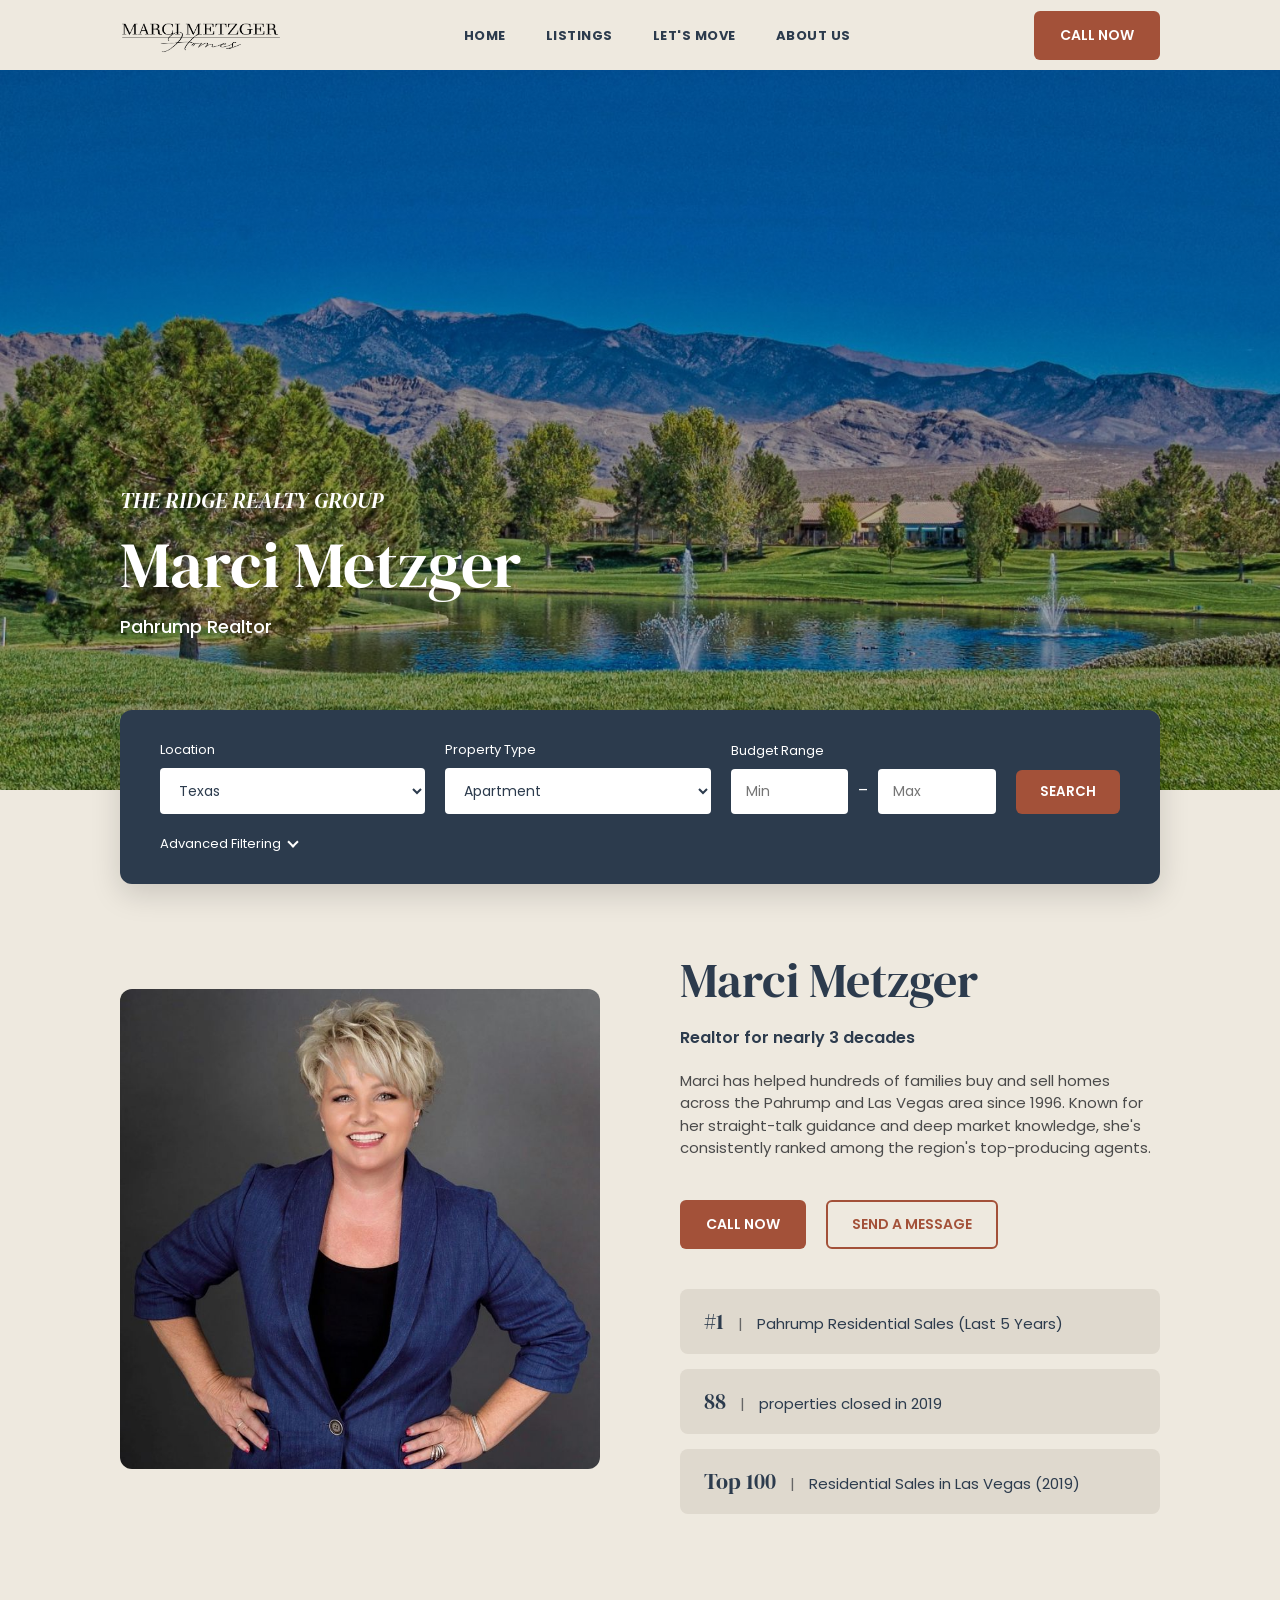
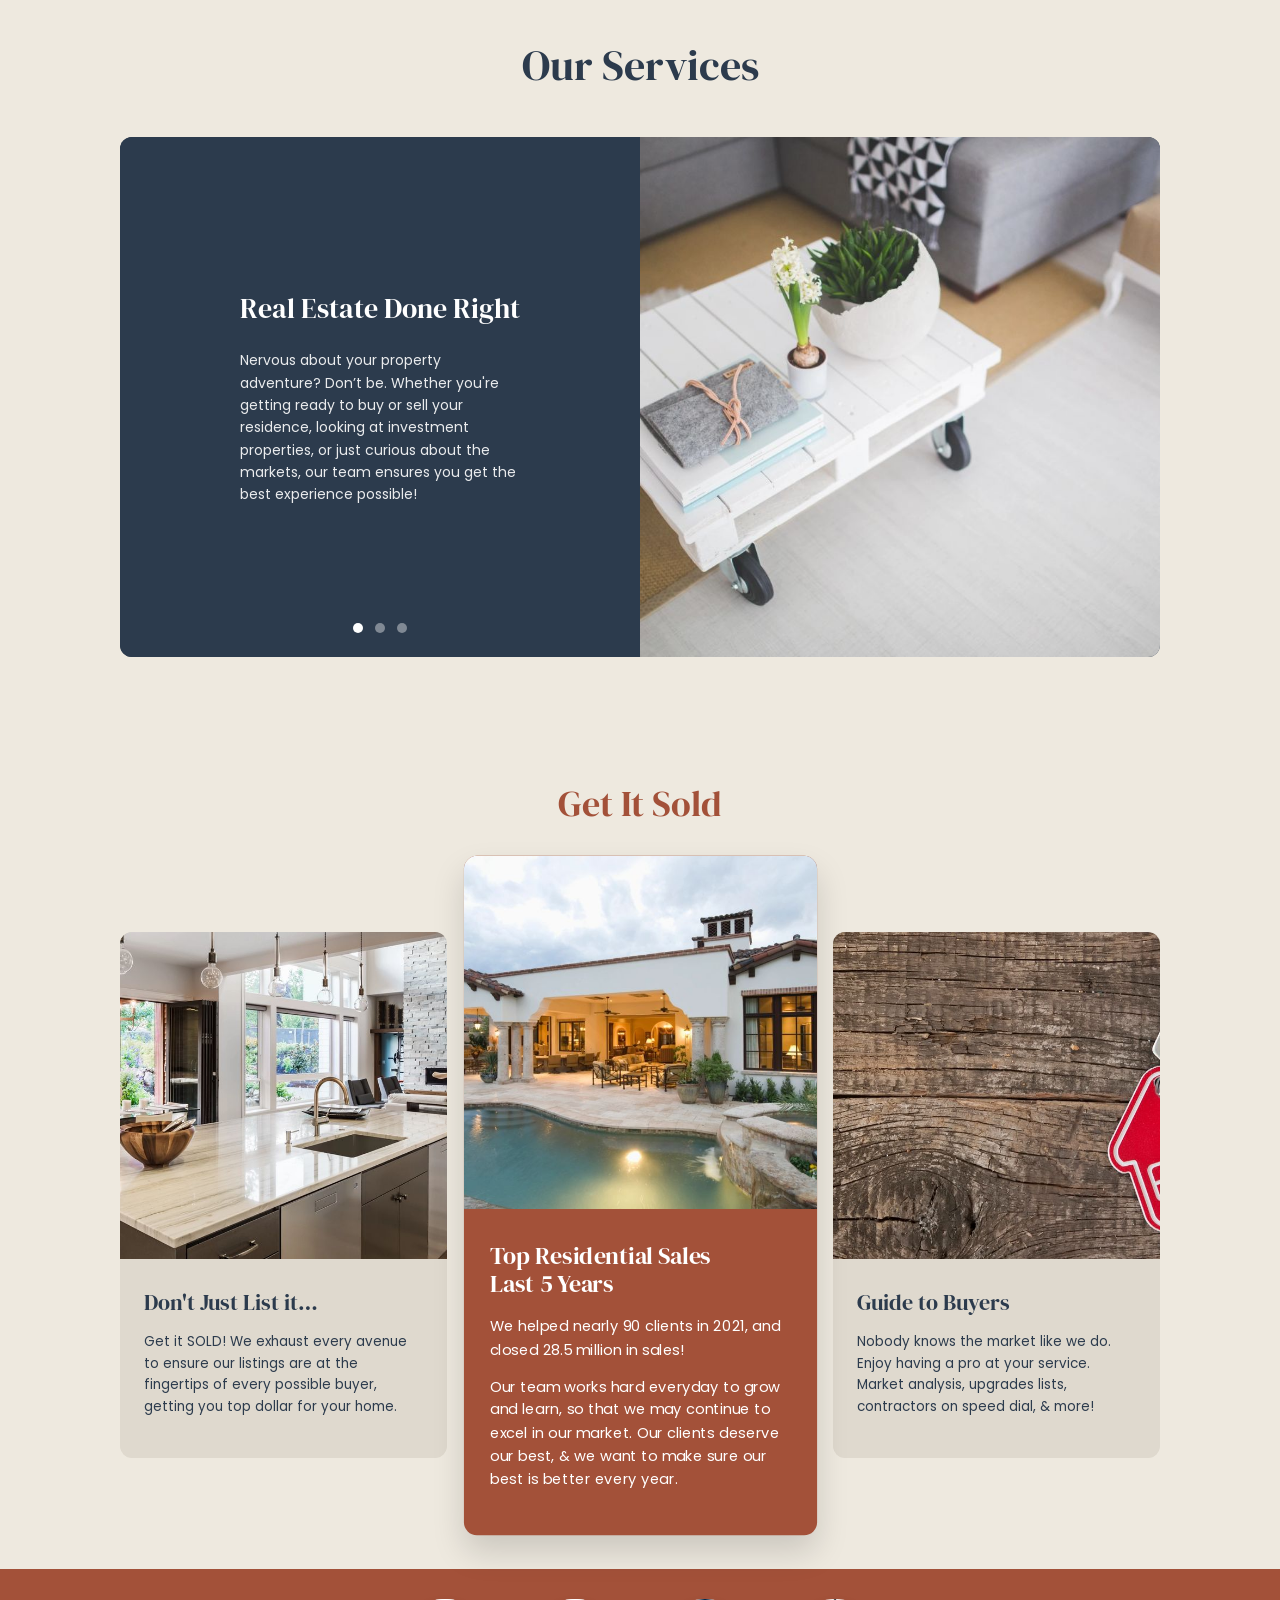
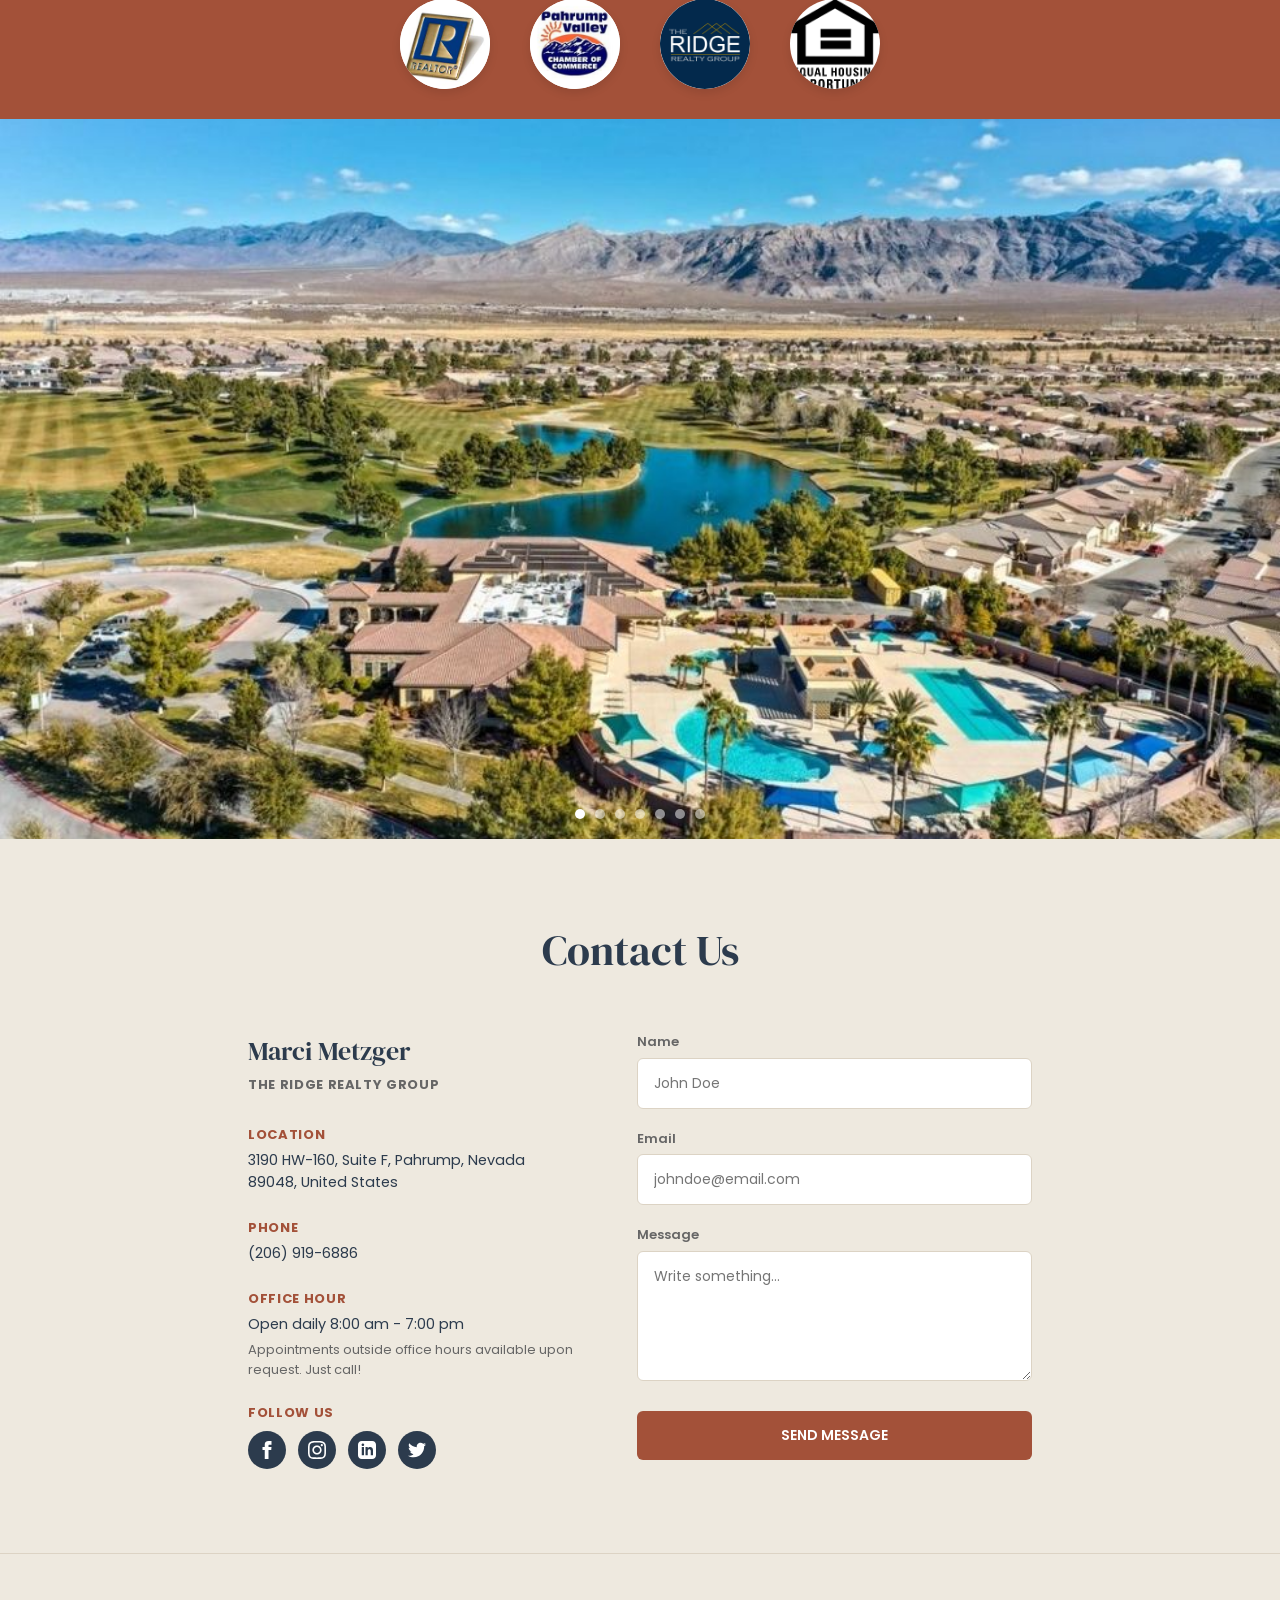
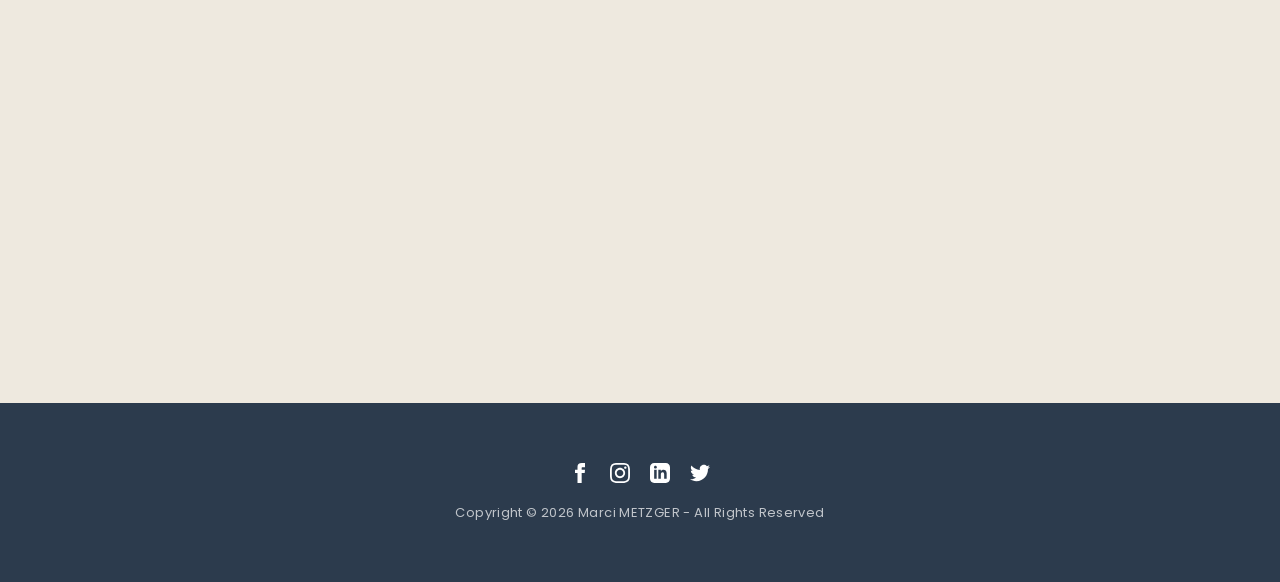
<file: index.html>
<!DOCTYPE html>
<html lang="en">
<head>
    <meta charset="UTF-8">
    <meta name="viewport" content="width=device-width, initial-scale=1.0">
    <title>Marci Metzger - Pahrump Realtor</title>
    <link rel="preconnect" href="https://fonts.googleapis.com">
    <link rel="preconnect" href="https://fonts.gstatic.com" crossorigin>
    <link href="https://fonts.googleapis.com/css2?family=DM+Serif+Display:ital@0;1&family=Poppins:wght@300;400;500;600;700&display=swap" rel="stylesheet">
    <link rel="stylesheet" href="styles.css">
</head>
<body>
    <header class="site-header">
        <div class="header-container">
            <div class="logo">
                <img src="images/logo.png" alt="Marci Metzger Homes Logo" class="logo-img">
            </div>
            
            <button class="mobile-menu-toggle" aria-label="Toggle navigation menu" aria-expanded="false">
                <span class="hamburger"></span>
            </button>

            <nav class="main-nav" aria-label="Main Navigation">
                <ul>
                    <li><a href="#home">HOME</a></li>
                    <li><a href="https://marcimetzger.com/listings">LISTINGS</a></li>
                    <li><a href="https://marcimetzger.com/lets-move">LET'S MOVE</a></li>
                    <li><a href="https://marcimetzger.com/about-us">ABOUT US</a></li>
                </ul>
            </nav>
            
            <a href="tel:+1234567890" class="btn btn-primary header-btn">CALL NOW</a>
        </div>
    </header>

    <main>
        <section id="home" class="hero" aria-label="Hero Section">
            <div class="hero-content">
                <p class="hero-subtitle">THE RIDGE REALTY GROUP</p>
                <h2 class="hero-title">Marci Metzger</h2>
                <p class="hero-role">Pahrump Realtor</p>
            </div>
        </section>

        <section class="search-section" aria-label="Property Search">
            <div class="search-bar-wrap">
                <form class="search-bar" id="searchForm" aria-label="Property search">
                    <div class="container">
                        <!-- Main Search Fields -->
                        <div class="search-fields">
                            <div class="search-field">
                                <label for="location">Location</label>
                                <select id="location" name="location">
                                    <option value="">Select location</option>
                                    <option selected>Texas</option>
                                    <option>Nevada</option>
                                    <option>Arizona</option>
                                    <option>California</option>
                                </select>
                            </div>
                            <div class="search-field">
                                <label for="propertyType">Property Type</label>
                                <select id="propertyType" name="propertyType">
                                    <option value="">Select type</option>
                                    <option selected>Apartment</option>
                                    <option>House</option>
                                    <option>Townhouse</option>
                                    <option>Land</option>
                                </select>
                            </div>
                            <div class="search-field">
                                <label id="budgetLabel">Budget Range</label>
                                <div class="budget-range" role="group" aria-labelledby="budgetLabel">
                                    <input type="number" id="budgetMin" placeholder="Min" inputmode="numeric" aria-label="Minimum budget">
                                    <span class="sep" aria-hidden="true">–</span>
                                    <input type="number" id="budgetMax" placeholder="Max" inputmode="numeric" aria-label="Maximum budget">
                                </div>
                            </div>
                            <button type="submit" class="search-submit">Search</button>
                        </div>

                        <!-- Advanced Fields (Moved ABOVE the button) -->
                        <div class="advanced-fields" id="advancedFields">
                            <div class="search-field">
                                <label for="beds">Bedrooms</label>
                                <select id="beds">
                                    <option value="">Any</option>
                                    <option>1+</option><option>2+</option><option>3+</option><option>4+</option>
                                </select>
                            </div>
                            <div class="search-field">
                                <label for="baths">Bathrooms</label>
                                <select id="baths">
                                    <option value="">Any</option>
                                    <option>1+</option><option>2+</option><option>3+</option>
                                </select>
                            </div>
                            <div class="search-field">
                                <label for="sqft">Min Square Feet</label>
                                <input type="number" id="sqft" placeholder="e.g. 1200" inputmode="numeric">
                            </div>
                            <div class="search-field">
                                <label for="sortBy">Sort By</label>
                                <select id="sortBy">
                                    <option value="">Newest</option>
                                    <option>Price: Low to High</option>
                                    <option>Price: High to Low</option>
                                </select>
                            </div>
                        </div>

                        <!-- Toggle Button (Moved to the BOTTOM) -->
                        <button type="button" class="advanced-toggle" id="advancedToggle" aria-expanded="false" aria-controls="advancedFields">
                            Advanced Filtering
                            <span class="chevron" aria-hidden="true"></span>
                        </button>
                    </div>
                </form>
            </div>
        </section>

        <section id="about" class="about-section" aria-label="About Marci Metzger">
            <article class="about-grid">
                <div class="about-image-wrapper">
                    <img src="images/profile.jpg" alt="Marci Metzger, Pahrump Realtor" class="about-img">
                </div>
                
                <div class="about-content">
                    <h2 class="section-title">Marci Metzger</h2>
                    <p class="section-subtitle">Realtor for nearly 3 decades</p>
                    <p class="about-description">
                        Marci has helped hundreds of families buy and sell homes across the Pahrump and Las Vegas area since 1996. Known for her straight-talk guidance and deep market knowledge, she's consistently ranked among the region's top-producing agents.
                    </p>
                    
                    <div class="action-buttons">
                        <a href="tel:+1234567890" class="btn btn-primary">CALL NOW</a>
                        <a href="#contact" class="btn btn-outline">SEND A MESSAGE</a>
                    </div>
                    
                    <div class="stats-container">
                        <div class="stat-box">
                            <strong>#1</strong> <span class="divider">|</span> Pahrump Residential Sales (Last 5 Years)
                        </div>
                        <div class="stat-box">
                            <strong>88</strong> <span class="divider">|</span> properties closed in 2019
                        </div>
                        <div class="stat-box">
                            <strong>Top 100</strong> <span class="divider">|</span> Residential Sales in Las Vegas (2019)
                        </div>
                    </div>
                </div>
            </article>
        </section>

        <section id="services" class="services-section" aria-label="Our Services">
            <h2 class="services-header">Our Services</h2>
            <div class="carousel-wrapper">
                <!-- Slide 1 -->
                <div class="carousel-slide active">
                    <div class="slide-text">
                        <h3>Real Estate Done Right</h3>
                        <p>Nervous about your property adventure? Don’t be. Whether you're getting ready to buy or sell your residence, looking at investment properties, or just curious about the markets, our team ensures you get the best experience possible!</p>
                    </div>
                    <div class="slide-image">
                        <img src="images/service1.jpg" alt="Real Estate Done Right">
                    </div>
                </div>

                <!-- Slide 2 -->
                <div class="carousel-slide">
                    <div class="slide-text">
                        <h3>Commercial & Residential</h3>
                        <p>Large or small, condo or mansion, we can find it and get at the price that's right. Fixer-uppers? Luxury? We can help with all of it! We live, work, and play in this community. Happy to help you find where to put you hard-earned dollars.</p>
                    </div>
                    <div class="slide-image">
                        <img src="images/service2.jpg" alt="Commercial & Residential">
                    </div>
                </div>

                <!-- Slide 3 -->
                <div class="carousel-slide">
                    <div class="slide-text">
                        <h3>Rely on Expertise</h3>
                        <p>If you have questions about affordability, credit, and loan options, trust us to connect you with the right people to get the answers you need in a timely fashion. We make sure you feel confident and educated every step of the way.</p>
                    </div>
                    <div class="slide-image">
                        <img src="images/service3.jpg" alt="Rely on Expertise">
                    </div>
                </div>
                
                <!-- Navigation Dots -->
                <div class="carousel-controls">
                    <span class="dot active" data-slide="0" aria-label="Slide 1"></span>
                    <span class="dot" data-slide="1" aria-label="Slide 2"></span>
                    <span class="dot" data-slide="2" aria-label="Slide 3"></span>
                </div>
            </div>
        </section>
        <section id="get-it-sold" class="get-it-sold-section" aria-label="Get It Sold">
            <h2 class="section-title text-center">Get It Sold</h2>
            
            <div class="cards-grid">
                <!-- Left Card -->
                <div class="card standard-card">
                    <img src="images/intro1.jpg" alt="Handshake">
                    <div class="card-content">
                        <h3>Don't Just List it…</h3>
                        <p>Get it SOLD! We exhaust every avenue to ensure our listings are at the fingertips of every possible buyer, getting you top dollar for your home.</p>
                    </div>
                </div>
                
                <!-- Middle Featured Card -->
                <div class="card featured-card">
                    <img src="images/intro2.jpg" alt="Business Meeting">
                    <div class="card-content">
                        <h3>Top Residential Sales<br>Last 5 Years</h3>
                        <p>We helped nearly 90 clients in 2021, and closed 28.5 million in sales!</p>
                        <p>Our team works hard everyday to grow and learn, so that we may continue to excel in our market. Our clients deserve our best, & we want to make sure our best is better every year.</p>
                    </div>
                </div>

                <!-- Right Card -->
                <div class="card standard-card">
                    <img src="images/intro3.jpg" alt="Handshake">
                    <div class="card-content">
                        <h3>Guide to Buyers</h3>
                        <p>Nobody knows the market like we do. Enjoy having a pro at your service. Market analysis, upgrades lists, contractors on speed dial, & more!</p>
                    </div>
                </div>
            </div>
        </section>
        <!-- Companies Banner Section -->
        <section class="companies-section" aria-label="Partner Companies">
            <div class="companies-container">
                <div class="company-logo-wrap"><img src="images/company1.jpg" alt="Company 1"></div>
                <div class="company-logo-wrap"><img src="images/company2.jpg" alt="Company 2"></div>
                <div class="company-logo-wrap"><img src="images/company3.png" alt="Company 3"></div>
                <div class="company-logo-wrap"><img src="images/company4.png" alt="Company 4"></div>
            </div>
        </section>

        <!-- Gallery Slideshow Section -->
        <section class="gallery-section" aria-label="Photo Gallery">
            <div class="gallery-carousel-wrapper">
                <div class="gallery-slide active"><img src="images/gallery1.jpg" alt="Gallery Image 1"></div>
                <div class="gallery-slide"><img src="images/gallery2.jpg" alt="Gallery Image 2"></div>
                <div class="gallery-slide"><img src="images/gallery3.jpg" alt="Gallery Image 3"></div>
                <div class="gallery-slide"><img src="images/gallery4.jpg" alt="Gallery Image 4"></div>
                <div class="gallery-slide"><img src="images/gallery5.jpg" alt="Gallery Image 5"></div>
                <div class="gallery-slide"><img src="images/gallery6.jpg" alt="Gallery Image 6"></div>
                <div class="gallery-slide"><img src="images/gallery7.jpg" alt="Gallery Image 7"></div>

                <!-- Gallery Navigation Dots -->
                <div class="gallery-controls">
                    <span class="g-dot active" data-slide="0"></span>
                    <span class="g-dot" data-slide="1"></span>
                    <span class="g-dot" data-slide="2"></span>
                    <span class="g-dot" data-slide="3"></span>
                    <span class="g-dot" data-slide="4"></span>
                    <span class="g-dot" data-slide="5"></span>
                    <span class="g-dot" data-slide="6"></span>
                </div>
            </div>
        </section>
<!-- Contact Section -->
        <section id="contact" class="contact-section" aria-label="Contact Us">
            <div class="contact-container">
                <h2 class="contact-main-title">Contact Us</h2>
                
                <div class="contact-grid">
                    <!-- Left Column: Business Info -->
                    <div class="contact-info-col">
                        <h3>Marci Metzger</h3>
                        <p class="contact-org">THE RIDGE REALTY GROUP</p>
                        
                        <div class="info-block">
                            <h4>Location</h4>
                            <p>3190 HW-160, Suite F, Pahrump, Nevada 89048, United States</p>
                        </div>

                        <div class="info-block">
                            <h4>Phone</h4>
                            <p>(206) 919-6886</p>
                        </div>

                        <div class="info-block">
                            <h4>Office Hour</h4>
                            <p>Open daily 8:00 am - 7:00 pm</p>
                            <span class="sub-text">Appointments outside office hours available upon request. Just call!</span>
                        </div>

                        <div class="info-block">
                            <h4>Follow Us</h4>
                            <div class="social-icons">
                                <a href="https://www.facebook.com/MarciHomes/" aria-label="Facebook"><svg width="18" height="18" fill="currentColor" viewBox="0 0 24 24"><path d="M9 8h-3v4h3v12h5v-12h3.642l.358-4h-4v-1.667c0-.955.192-1.333 1.115-1.333h2.885v-5h-3.808c-3.596 0-5.192 1.583-5.192 4.615v3.385z"/></svg></a>
                                <a href="https://www.instagram.com/marcimetzger_theridge/" aria-label="Instagram"><svg width="18" height="18" fill="currentColor" viewBox="0 0 24 24"><path d="M12 2.163c3.204 0 3.584.012 4.85.07 3.252.148 4.771 1.691 4.919 4.919.058 1.265.069 1.645.069 4.849 0 3.205-.012 3.584-.069 4.849-.149 3.225-1.664 4.771-4.919 4.919-1.266.058-1.644.07-4.85.07-3.204 0-3.584-.012-4.849-.07-3.26-.149-4.771-1.699-4.919-4.92-.058-1.265-.07-1.644-.07-4.849 0-3.204.013-3.583.07-4.849.149-3.227 1.664-4.771 4.919-4.919 1.266-.057 1.645-.069 4.849-.069zm0-2.163c-3.259 0-3.667.014-4.947.072-4.358.2-6.78 2.618-6.98 6.98-.059 1.281-.073 1.689-.073 4.948 0 3.259.014 3.668.072 4.948.2 4.358 2.618 6.78 6.98 6.98 1.281.058 1.689.072 4.948.072 3.259 0 3.668-.014 4.948-.072 4.354-.2 6.782-2.618 6.979-6.98.059-1.28.073-1.689.073-4.948 0-3.259-.014-3.667-.072-4.947-.196-4.354-2.617-6.78-6.979-6.98-1.281-.059-1.69-.073-4.949-.073zm0 5.838c-3.403 0-6.162 2.759-6.162 6.162s2.759 6.163 6.162 6.163 6.162-2.759 6.162-6.163c0-3.403-2.759-6.162-6.162-6.162zm0 10.162c-2.209 0-4-1.79-4-4 0-2.209 1.791-4 4-4s4 1.791 4 4c0 2.21-1.791 4-4 4zm6.406-11.845c-.796 0-1.441.645-1.441 1.44s.645 1.44 1.441 1.44c.795 0 1.439-.645 1.439-1.44s-.644-1.44-1.439-1.44z"/></svg></a>
                                <a href="https://www.linkedin.com/in/marci-metzger-30642496/" aria-label="LinkedIn"><svg width="18" height="18" fill="currentColor" viewBox="0 0 24 24"><path d="M19 0h-14c-2.761 0-5 2.239-5 5v14c0 2.761 2.239 5 5 5h14c2.762 0 5-2.239 5-5v-14c0-2.761-2.238-5-5-5zm-11 19h-3v-11h3v11zm-1.5-12.268c-.966 0-1.75-.79-1.75-1.764s.784-1.764 1.75-1.764 1.75.79 1.75 1.764-.783 1.764-1.75 1.764zm13.5 12.268h-3v-5.604c0-3.368-4-3.113-4 0v5.604h-3v-11h3v1.765c1.396-2.586 7-2.777 7 2.476v6.759z"/></svg></a>
                                <a href="https://www.yelp.com/biz/xr3yQN_m2SgO0R_7S6p62w" aria-label="Yelp"><svg width="18" height="18" fill="currentColor" viewBox="0 0 24 24"><path d="M24 4.557c-.883.392-1.832.656-2.828.775 1.017-.609 1.798-1.574 2.165-2.724-.951.564-2.005.974-3.127 1.195-.897-.957-2.178-1.555-3.594-1.555-3.179 0-5.515 2.966-4.797 6.045-4.091-.205-7.719-2.165-10.148-5.144-1.29 2.213-.669 5.108 1.523 6.574-.806-.026-1.566-.247-2.229-.616-.054 2.281 1.581 4.415 3.949 4.89-.693.188-1.452.232-2.224.084.626 1.956 2.444 3.379 4.6 3.419-2.07 1.623-4.678 2.348-7.29 2.04 2.179 1.397 4.768 2.212 7.548 2.212 9.142 0 14.307-7.721 13.995-14.646.962-.695 1.797-1.562 2.457-2.549z"/></svg></a>
                            </div>
                        </div>
                    </div>

                    <!-- Right Column: Contact Form -->
                    <div class="contact-form-col">
                        <form class="contact-page-form">
                            <div class="form-group-item">
                                <label for="contact-name">Name</label>
                                <input type="text" id="contact-name" placeholder="John Doe">
                            </div>
                            <div class="form-group-item">
                                <label for="contact-email">Email</label>
                                <input type="email" id="contact-email" placeholder="johndoe@email.com">
                            </div>
                            <div class="form-group-item">
                                <label for="contact-message">Message</label>
                                <textarea id="contact-message" placeholder="Write something..."></textarea>
                            </div>
                            <button type="submit" class="btn btn-primary contact-submit-btn">SEND MESSAGE</button>
                        </form>
                    </div>
                </div>
            </div>

            <!-- Map Embed Container -->
            <div class="contact-map-container">
                <iframe title="Business Location Map" src="https://www.google.com/maps/embed?pb=!1m18!1m12!1m3!1d3222.801648058284!2d-115.9839!3d36.2083!2m3!1f0!2f0!3f0!3m2!1i1024!2i768!4f13.1!3m3!1m2!1s0x0%3A0x0!2zMzYuMjA4MywgdWxjb21i!5e0!3m2!1sen!2sus!4v1600000000000!5m2!1sen!2sus" width="100%" height="400" style="border:0;" allowfullscreen="" loading="lazy"></iframe>
            </div>
        </section>
<!-- Footer Section -->
        <footer class="site-footer" aria-label="Footer">
            <div class="footer-container">
                <div class="footer-socials">
                    <a href="https://www.facebook.com/MarciHomes/" aria-label="Facebook"><svg width="20" height="20" fill="currentColor" viewBox="0 0 24 24"><path d="M9 8h-3v4h3v12h5v-12h3.642l.358-4h-4v-1.667c0-.955.192-1.333 1.115-1.333h2.885v-5h-3.808c-3.596 0-5.192 1.583-5.192 4.615v3.385z"/></svg></a>
                    <a href="https://www.instagram.com/marcimetzger_theridge/" aria-label="Instagram"><svg width="20" height="20" fill="currentColor" viewBox="0 0 24 24"><path d="M12 2.163c3.204 0 3.584.012 4.85.07 3.252.148 4.771 1.691 4.919 4.919.058 1.265.069 1.645.069 4.849 0 3.205-.012 3.584-.069 4.849-.149 3.225-1.664 4.771-4.919 4.919-1.266.058-1.644.07-4.85.07-3.204 0-3.584-.012-4.849-.07-3.26-.149-4.771-1.699-4.919-4.92-.058-1.265-.07-1.644-.07-4.849 0-3.204.013-3.583.07-4.849.149-3.227 1.664-4.771 4.919-4.919 1.266-.057 1.645-.069 4.849-.069zm0-2.163c-3.259 0-3.667.014-4.947.072-4.358.2-6.78 2.618-6.98 6.98-.059 1.281-.073 1.689-.073 4.948 0 3.259.014 3.668.072 4.948.2 4.358 2.618 6.78 6.98 6.98 1.281.058 1.689.072 4.948.072 3.259 0 3.668-.014 4.948-.072 4.354-.2 6.782-2.618 6.979-6.98.059-1.28.073-1.689.073-4.948 0-3.259-.014-3.667-.072-4.947-.196-4.354-2.617-6.78-6.979-6.98-1.281-.059-1.69-.073-4.949-.073zm0 5.838c-3.403 0-6.162 2.759-6.162 6.162s2.759 6.163 6.162 6.163 6.162-2.759 6.162-6.163c0-3.403-2.759-6.162-6.162-6.162zm0 10.162c-2.209 0-4-1.79-4-4 0-2.209 1.791-4 4-4s4 1.791 4 4c0 2.21-1.791 4-4 4zm6.406-11.845c-.796 0-1.441.645-1.441 1.44s.645 1.44 1.441 1.44c.795 0 1.439-.645 1.439-1.44s-.644-1.44-1.439-1.44z"/></svg></a>
                    <a href="https://www.linkedin.com/in/marci-metzger-30642496/" aria-label="LinkedIn"><svg width="20" height="20" fill="currentColor" viewBox="0 0 24 24"><path d="M19 0h-14c-2.761 0-5 2.239-5 5v14c0 2.761 2.239 5 5 5h14c2.762 0 5-2.239 5-5v-14c0-2.761-2.238-5-5-5zm-11 19h-3v-11h3v11zm-1.5-12.268c-.966 0-1.75-.79-1.75-1.764s.784-1.764 1.75-1.764 1.75.79 1.75 1.764-.783 1.764-1.75 1.764zm13.5 12.268h-3v-5.604c0-3.368-4-3.113-4 0v5.604h-3v-11h3v1.765c1.396-2.586 7-2.777 7 2.476v6.759z"/></svg></a>
                    <a href="https://www.yelp.com/biz/xr3yQN_m2SgO0R_7S6p62w" aria-label="Twitter"><svg width="20" height="20" fill="currentColor" viewBox="0 0 24 24"><path d="M24 4.557c-.883.392-1.832.656-2.828.775 1.017-.609 1.798-1.574 2.165-2.724-.951.564-2.005.974-3.127 1.195-.897-.957-2.178-1.555-3.594-1.555-3.179 0-5.515 2.966-4.797 6.045-4.091-.205-7.719-2.165-10.148-5.144-1.29 2.213-.669 5.108 1.523 6.574-.806-.026-1.566-.247-2.229-.616-.054 2.281 1.581 4.415 3.949 4.89-.693.188-1.452.232-2.224.084.626 1.956 2.444 3.379 4.6 3.419-2.07 1.623-4.678 2.348-7.29 2.04 2.179 1.397 4.768 2.212 7.548 2.212 9.142 0 14.307-7.721 13.995-14.646.962-.695 1.797-1.562 2.457-2.549z"/></svg></a>
                </div>
                <p class="footer-copy">Copyright &copy; 2026 Marci METZGER - All Rights Reserved</p>
            </div>
        </footer>
    </main>
    <script src="script.js"></script>
</body>
</html>
</file>
<file: styles.css>
:root {
    /* Colors */
    --primary-blue: #2C3B4D;
    --primary-orange: #A35139;
    --bg-neutral: #EEE9DF;
    --bg-stat: #DFD9CE; /* Slightly darker than neutral for contrast */
    --text-dark: #2C3B4D;
    --text-white: #FFFFFF;
    --text-gray: #666666;
    
    /* Typography */
    --font-heading: 'DM Serif Display', serif;
    --font-body: 'Poppins', sans-serif;
    
    /* Spacing */
    --padding-x: 120px;
    --padding-y: 60px;
}

* {
    margin: 0;
    padding: 0;
    box-sizing: border-box;
}

body {
    font-family: var(--font-body);
    color: var(--text-dark);
    background-color: var(--bg-neutral);
    line-height: 1.5;
    -webkit-font-smoothing: antialiased;
}

img {
    max-width: 100%;
    display: block;
}

/* Typography Base */
h1, h2, h3 {
    font-family: var(--font-heading);
    font-weight: 400;
}

/* Buttons */
.btn {
    display: inline-flex;
    align-items: center;
    justify-content: center;
    padding: 12px 24px;
    font-family: var(--font-body);
    font-weight: 600;
    font-size: 14px;
    text-decoration: none;
    text-transform: uppercase;
    border-radius: 6px;
    cursor: pointer;
    transition: all 0.3s ease;
    min-height: 44px; /* Accessibility constraint */
    min-width: 44px;
    border: 2px solid transparent;
}

.btn-primary {
    background-color: var(--primary-orange);
    color: var(--text-white);
}

.btn-primary:hover {
    background-color: #8c4530;
}

.btn-outline {
    background-color: transparent;
    border-color: var(--primary-orange);
    color: var(--primary-orange);
}

.btn-outline:hover {
    background-color: var(--primary-orange);
    color: var(--text-white);
}

.site-header {
    background-color: var(--bg-neutral);
    padding: 0 var(--padding-x); /* Changed: Removed the 20px vertical padding */
    position: relative;
    z-index: 100;
    height: 70px;
}

.header-container {
    display: flex;
    justify-content: space-between;
    align-items: center;
    height: 100%; /* Added: Tells the container to fill the 70px header */
}

/* Added: Wrap the logo link to fill the container */
.logo {
    height: 100%;
    display: flex;
    align-items: center;
}

/* Added: Targets the image inside the logo container */
.logo img {
    height: 100%;
    max-height: 70px;
    width: auto;         /* Maintains the aspect ratio */
    object-fit: contain; /* Prevents stretching */
    padding: 10px 0;     /* Optional: Adds a little breathing room above and below the logo */
}

.logo h1 {
    font-size: 20px;
    letter-spacing: 1px;
    line-height: 1;
    text-transform: uppercase;
    font-family: var(--font-heading);
}

.logo span {
    font-family: 'Brush Script MT', cursive; /* Fallback for script */
    text-transform: capitalize;
    font-size: 24px;
    color: var(--text-gray);
    margin-left: 20px;
}

.main-nav ul {
    display: flex;
    list-style: none;
    gap: 40px;
}

.main-nav a {
    text-decoration: none;
    color: var(--text-dark);
    font-weight: 700;
    font-size: 13px;
    letter-spacing: 0.5px;
}

.mobile-menu-toggle {
    display: none;
    background: none;
    border: none;
    cursor: pointer;
    padding: 10px;
    min-height: 44px;
    min-width: 44px;
}

/* Hero Section */
.hero {
    background-image: linear-gradient(rgba(0,0,0,0.3), rgba(0,0,0,0.3)), url(images/hero.jpg);
    background-size: cover;
    background-position: center;
    padding: 100px var(--padding-x) 120px; 
    color: var(--text-white);
    
    /* Layout properties to lock content to the bottom-left */
    display: flex;
    flex-direction: column;
    justify-content: flex-end; 
    align-items: flex-start;   
    
    /* Set height to 75% of the screen */
    min-height: 80vh;          
}

.hero-content {
    text-align: left;
    width: 100%;
    max-width: 800px; 
    gap: 0.5rem; /* Added: Provides consistent spacing between elements */
}

.hero-subtitle {
    font-family: var(--font-heading);
    font-style: italic;
    font-size: 22px;
    margin-bottom: 0px;
}

.hero-title {
    font-size: 64px;
    margin-bottom: 0px;
}

.hero-role {
    font-size: 18px;
    font-weight: 500;
    margin-bottom: 30px;
}

/* Search Section */
.search-section {
    padding: 0 var(--padding-x);
    margin-top: -80px; 
    position: relative;
    z-index: 10;
}

.search-bar {
    background-color: var(--primary-blue);
    border-radius: 12px;
    padding: 30px 40px;
    box-shadow: 0 10px 30px rgba(0,0,0,0.15);
    width: fit-content; /* NEW: Shrink-wraps the background */
    max-width: 100%;    /* NEW: Prevents it from bleeding off mobile screens */
    margin: 0 auto;     /* NEW: Centers the search bar */
}

.search-fields {
    display: grid;
    grid-template-columns: 1fr;
    gap: 20px;
    align-items: end;
}

.search-field {
    display: flex;
    flex-direction: column;
    gap: 8px;
    min-width: 170px; /* NEW: Ensures fields maintain a readable size */
}

.search-field label {
    color: var(--text-white);
    font-size: 13px;
}

.search-field select, 
.search-field input {
    width: 100%;
    padding: 12px 15px;
    border: none;
    border-radius: 4px;
    font-family: var(--font-body);
    font-size: 14px;
    color: var(--text-dark);
    min-height: 44px;
    background-color: var(--text-white);
}

.budget-range {
    display: flex;
    align-items: center;
    gap: 10px;
}

.budget-range .sep {
    color: var(--text-white);
}

.search-submit {
    background-color: var(--primary-orange);
    color: var(--text-white);
    border: none;
    padding: 12px 24px;
    border-radius: 6px;
    font-family: var(--font-body);
    font-weight: 600;
    text-transform: uppercase;
    cursor: pointer;
    min-height: 44px;
    transition: background-color 0.3s ease;
}

.search-submit:hover {
    background-color: #8c4530;
}

.advanced-toggle {
    background: none;
    border: none;
    color: var(--text-white);
    font-family: var(--font-body);
    font-size: 13px;
    margin-top: 20px; /* Removed auto centering */
    cursor: pointer;
    display: flex;
    align-items: center;
    gap: 8px;
    padding: 0; /* Ensures the button sits completely flush left */
}

/* Create the dropdown icon using borders */
.chevron {
    width: 8px;
    height: 8px;
    border-right: 2px solid currentColor;
    border-bottom: 2px solid currentColor;
    transform: translateY(-2px) rotate(45deg);
    transition: transform 0.3s ease;
}

/* Flip the arrow pointing upward when expanded */
.advanced-toggle[aria-expanded="true"] .chevron {
    transform: translateY(2px) rotate(-135deg);
}

.advanced-fields {
    display: none;
    grid-template-columns: 1fr;
    gap: 20px;
    margin-top: 20px;
    padding-top: 20px;
    border-top: 1px solid rgba(255,255,255,0.1);
}

.advanced-fields.active {
    display: grid;
}

/* Responsive fixes for search bar */
@media (min-width: 768px) {
    .search-fields {
        grid-template-columns: 2fr 2fr 2fr auto;
    }
    .advanced-fields {
        grid-template-columns: repeat(4, 1fr);
    }
}
@media (max-width: 1024px) {
    .search-fields {
        grid-template-columns: 1fr 1fr;
    }
    .search-submit {
        grid-column: span 2;
    }
}
@media (max-width: 768px) {
    .search-fields {
        grid-template-columns: 1fr;
    }
    .search-submit {
        grid-column: span 1;
    }
}

/* About Section */
.about-section {
    padding: var(--padding-y) var(--padding-x);
}

.about-grid {
    display: grid;
    grid-template-columns: 1fr 1fr;
    gap: 80px;
    align-items: center;
}

.about-img {
    border-radius: 12px;
    width: 100%;
    max-width: 600px; /* Added: Ensures the image never exceeds 600px in width */
    height: auto;
    object-fit: cover;
    aspect-ratio: 1 / 1; /* Changed: Creates a perfect square */
    margin: 0 auto; /* Optional: Centers the image if the container is wider than 600px */
}

.about-content {
    display: flex;
    flex-direction: column;
}

.section-title {
    color: var(--primary-blue);
    font-size: 48px;
    margin-bottom: 10px;
}

.section-subtitle {
    font-weight: 600;
    font-size: 16px;
    color: var(--text-dark);
    margin-bottom: 20px;
}

.about-description {
    font-size: 15px;
    color: #4a4a4a;
    margin-bottom: 40px;
}

.action-buttons {
    display: flex;
    gap: 20px;
    margin-bottom: 40px;
}

.stats-container {
    display: flex;
    flex-direction: column;
    gap: 15px;
}

.stat-box {
    background-color: var(--bg-stat);
    padding: 16px 24px;
    border-radius: 8px;
    font-size: 15px;
    color: var(--text-dark);
}

.stat-box strong {
    font-family: var(--font-heading);
    font-size: 22px;
    font-weight: 400;
}

.stat-box .divider {
    margin: 0 10px;
    color: var(--text-gray);
}

/* Services Slideshow Section */
.services-section {
    padding: var(--padding-y) var(--padding-x);
    background-color: var(--bg-neutral);
    text-align: center;
}

.services-header {
    font-size: 42px;
    color: var(--primary-blue);
    margin-bottom: 40px;
}

.carousel-wrapper {
    position: relative;
    margin: 0 auto;
    border-radius: 12px;
    overflow: hidden;
    background-color: var(--primary-blue);
}

.carousel-slide {
    display: none; 
    grid-template-columns: 1fr 1fr;
    align-items: stretch;
}

.carousel-slide.active {
    display: grid;
    animation: fadeEffect 0.6s ease-in-out;
}

@keyframes fadeEffect {
    from { opacity: 0.4; }
    to { opacity: 1; }
}

.slide-text {
    background-color: var(--primary-blue);
    color: var(--text-white);
    padding: 60px 120px; /* Changed: 120px side padding */
    display: flex;
    flex-direction: column;
    justify-content: center;
    text-align: left;
}

.slide-text h3 {
    font-size: 28px;
    margin-bottom: 20px;
    font-family: var(--font-heading);
}

.slide-text p {
    font-size: 14px;
    line-height: 1.6;
    opacity: 0.9;
}

.slide-image {
    height: 100%;
}

.slide-image img {
    width: 100%;
    height: 100%;
    min-height: 400px;
    object-fit: cover;
}

/* Dots */
.carousel-controls {
    position: absolute;
    bottom: 24px;
    left: 25%; /* Centers dots horizontally on the text side */
    transform: translateX(-50%);
    display: flex;
    gap: 12px;
    z-index: 10;
}

.dot {
    width: 10px;
    height: 10px;
    background-color: rgba(255,255,255,0.4);
    border-radius: 50%;
    cursor: pointer;
    transition: background-color 0.3s ease;
}

/* Get It Sold Section */
.get-it-sold-section {
    padding: var(--padding-y) var(--padding-x);
    background-color: var(--bg-neutral);
}

.get-it-sold-section .section-title.text-center {
    text-align: center;
    color: var(--primary-orange);
    font-size: 36px;
    margin-bottom: 50px;
}

.cards-grid {
    display: grid;
    grid-template-columns: repeat(3, 1fr);
    gap: 30px;
    align-items: center; /* Keeps the side cards vertically centered relative to the taller middle card */
    margin: 0 auto;
}

.card {
    border-radius: 12px;
    overflow: hidden;
    display: flex;
    flex-direction: column;
}

.card img {
    width: 100%;
    aspect-ratio: 1 / 1;
    object-fit: cover;
}

/* Side Cards */
.standard-card {
    background-color: var(--bg-stat);
    color: var(--text-dark);
}

.standard-card .card-content {
    padding: 30px 24px 40px;
}

/* Middle Taller Card */
.featured-card {
    background-color: var(--primary-orange);
    color: var(--text-white);
    box-shadow: 0 15px 30px rgba(0,0,0,0.15);
    transform: scale(1.08); /* Scales the entire card up to make it taller and wider */
    z-index: 2;
}

.featured-card .card-content {
    padding: 30px 24px 40px;
}

.card-content h3 {
    font-size: 22px;
    margin-bottom: 16px;
    font-family: var(--font-heading);
    line-height: 1.2;
}

.card-content p {
    font-size: 13.5px;
    line-height: 1.6;
    margin-bottom: 12px;
}

.card-content p:last-child {
    margin-bottom: 0;
}

/* Responsive Layout */
@media (max-width: 900px) {
    .cards-grid {
        grid-template-columns: 1fr;
        gap: 40px;
    }
    
    .featured-card {
        transform: scale(1); /* Removes the scale effect on mobile so it doesn't break off-screen */
        order: -1; /* Optional: Moves the featured card to the top on mobile */
    }
}

.dot.active, .dot:hover {
    background-color: var(--text-white);
}

/* Responsive constraints for the slideshow */
@media (max-width: 768px) {
    .carousel-slide.active {
        grid-template-columns: 1fr;
    }
    .carousel-controls {
        left: 50%;
        bottom: auto;
        top: 20px;
    }
    .slide-image img {
        min-height: 250px;
    }
    .slide-text {
        padding: 50px 40px 40px; /* Keeps mobile padding manageable */
    }
}
/* Companies Banner Section */
.companies-section {
    background-color: var(--primary-orange);
    padding: 30px var(--padding-x);
}

.companies-container {
    display: flex;
    justify-content: center;
    align-items: center;
    gap: 40px;
    flex-wrap: wrap;
    max-width: 1000px;
    margin: 0 auto;
}

.company-logo-wrap {
    width: 90px;
    height: 90px;
    border-radius: 50%;
    overflow: hidden;
    background-color: #fff;
    display: flex;
    align-items: center;
    justify-content: center;
    box-shadow: 0 4px 10px rgba(0,0,0,0.1);
}

.company-logo-wrap img {
    width: 100%;
    height: 100%;
    object-fit: cover;
}

/* Gallery Slideshow Section */
.gallery-section {
    background-color: var(--bg-neutral);
    padding: 0;
}

.gallery-carousel-wrapper {
    position: relative;
    width: 100%;
    height: 80vh; /* Changed from 450px to 80% of the viewport height */
    overflow: hidden;
    background-color: var(--primary-blue);
}

.gallery-slide {
    position: absolute;
    inset: 0;
    display: none;
    opacity: 0;
    transition: opacity 0.6s ease-in-out;
}

.gallery-slide.active {
    display: block;
    opacity: 1;
}

.gallery-slide img {
    width: 100%;
    height: 100%;
    object-fit: cover;
}

/* Gallery Dots */
.gallery-controls {
    position: absolute;
    bottom: 20px;
    left: 50%;
    transform: translateX(-50%);
    display: flex;
    gap: 10px;
    z-index: 10;
}

.g-dot {
    width: 10px;
    height: 10px;
    background-color: rgba(255,255,255,0.5);
    border-radius: 50%;
    cursor: pointer;
    transition: background-color 0.3s ease;
}

.g-dot.active, .g-dot:hover {
    background-color: var(--text-white);
}

@media (max-width: 768px) {
    .gallery-carousel-wrapper {
        height: 280px;
    }
    .companies-container {
        gap: 20px;
    }
    .company-logo-wrap {
        width: 70px;
        height: 70px;
    }
}
/* Contact Section Styles */
.contact-section {
    background-color: var(--bg-neutral);
    padding-top: 80px;
}

.contact-container {
    max-width: 80dvw;
    margin: 0 auto;
    padding: 0 var(--padding-x);
    margin-bottom: 60px;
}

.contact-main-title {
    font-family: var(--font-heading);
    font-size: 42px;
    color: var(--text-dark);
    text-align: center;
    margin-bottom: 50px;
}

.contact-grid {
    display: grid;
    grid-template-columns: 1fr 1.2fr;
    gap: 60px;
}

.contact-info-col h3 {
    font-family: var(--font-heading);
    font-size: 26px;
    color: var(--text-dark);
    margin-bottom: 4px;
}

.contact-org {
    font-size: 13px;
    font-weight: 700;
    letter-spacing: 0.05em;
    color: var(--text-gray);
    margin-bottom: 30px;
    text-transform: uppercase;
}

.info-block {
    margin-bottom: 24px;
}

.info-block h4 {
    font-size: 13px;
    font-weight: 700;
    text-transform: uppercase;
    letter-spacing: 0.05em;
    color: var(--primary-orange);
    margin-bottom: 6px;
}

.info-block p {
    font-size: 14.5px;
    color: var(--text-dark);
}

.info-block .sub-text {
    font-size: 13px;
    color: var(--text-gray);
    display: block;
    margin-top: 4px;
}

.social-icons {
    display: flex;
    gap: 12px;
    margin-top: 8px;
}

.social-icons a {
    width: 38px;
    height: 38px;
    border-radius: 50%;
    background-color: var(--primary-blue);
    color: var(--text-white);
    display: flex;
    align-items: center;
    justify-content: center;
    transition: background-color 0.3s ease;
}

.social-icons a:hover {
    background-color: var(--primary-orange);
}

/* Contact Form */
.contact-form-col {
    background-color: transparent;
}

.contact-page-form {
    display: flex;
    flex-direction: column;
    gap: 20px;
}

.form-group-item {
    display: flex;
    flex-direction: column;
    gap: 6px;
}

.form-group-item label {
    font-size: 13px;
    font-weight: 600;
    color: var(--text-gray);
}

.form-group-item input,
.form-group-item textarea {
    width: 100%;
    padding: 14px 16px;
    border: 1px solid #dcd3c4;
    border-radius: 6px;
    background-color: #ffffff;
    font-family: var(--font-body);
    font-size: 14px;
    color: var(--text-dark);
    outline: none;
    transition: border-color 0.3s ease;
}

.form-group-item input:focus,
.form-group-item textarea:focus {
    border-color: var(--primary-orange);
}

.form-group-item textarea {
    min-height: 130px;
    resize: vertical;
}

.contact-submit-btn {
    width: 100%;
    margin-top: 10px;
    background-color: var(--primary-orange);
    color: var(--text-white);
}

.contact-submit-btn:hover {
    background-color: #8c4530;
}

/* Map Section with 120px Side Padding */
.contact-map-container {
    width: 100%;
    height: 450px;
    overflow: hidden;
    border-top: 1px solid #dcd3c4;
    padding: 0 var(--padding-x); /* Uses your 120px variable for left and right padding */
    box-sizing: border-box;
    background-color: var(--bg-neutral); /* Matches the page background in the padded gutters */
}

.contact-map-container iframe {
    width: 100%;
    height: 100%;
    display: block;
    border-radius: 8px; /* Optional: adds smooth rounded corners to the inset map */
}

/* Footer Section */
.site-footer {
    background-color: var(--primary-blue);
    color: var(--text-white);
    padding: 60px 20px;
    text-align: center;
}

.footer-container {
    max-width: 800px;
    margin: 0 auto;
    display: flex;
    flex-direction: column;
    align-items: center;
    gap: 20px;
}

.footer-socials {
    display: flex;
    gap: 20px;
    justify-content: center;
}

.footer-socials a {
    color: var(--text-white);
    display: flex;
    align-items: center;
    justify-content: center;
    transition: color 0.3s ease, transform 0.3s ease;
}

.footer-socials a:hover {
    color: var(--primary-orange);
    transform: translateY(-2px);
}

.footer-copy {
    font-size: 13px;
    color: rgba(255, 255, 255, 0.7);
    letter-spacing: 0.03em;
}

/* Responsive layout adjustments */
@media (max-width: 900px) {
    .contact-grid {
        grid-template-columns: 1fr;
        gap: 40px;
    }
}

/* Focus States for Accessibility */
a:focus-visible, button:focus-visible, input:focus-visible, select:focus-visible {
    outline: 3px solid var(--primary-orange);
    outline-offset: 2px;
}

/* Responsive Design */
@media (max-width: 1024px) {
    :root {
        --padding-x: 60px;
    }
    
    .search-form {
        grid-template-columns: 1fr 1fr;
    }
    
    .search-btn {
        grid-column: span 2;
    }
    
    .about-grid {
        gap: 40px;
    }
}

@media (max-width: 768px) {
    :root {
        --padding-x: 20px;
        --padding-y: 40px;
    }
    
    .main-nav {
        display: none;
        position: absolute;
        top: 100%;
        left: 0;
        width: 100%;
        background-color: var(--bg-neutral);
        padding: 20px;
        box-shadow: 0 10px 20px rgba(0,0,0,0.1);
    }
    
    .main-nav.active {
        display: block;
    }
    
    .main-nav ul {
        flex-direction: column;
        gap: 20px;
        text-align: center;
    }
    
    .mobile-menu-toggle {
        display: flex;
        flex-direction: column;
        justify-content: center;
        align-items: center;
        gap: 5px;
    }

    .hamburger, .hamburger::before, .hamburger::after {
        content: '';
        display: block;
        width: 25px;
        height: 3px;
        background-color: var(--primary-blue);
        transition: all 0.3s ease;
    }

    .header-btn {
        display: none; /* Hide standard CTA in header on mobile if space is tight */
    }

    .hero-title {
        font-size: 42px;
    }
    
    .search-form {
        grid-template-columns: 1fr;
    }
    
    .search-btn {
        grid-column: span 1;
    }
    
    .about-grid {
        grid-template-columns: 1fr;
    }
    
    .action-buttons {
        flex-direction: column;
    }
}
</file>
